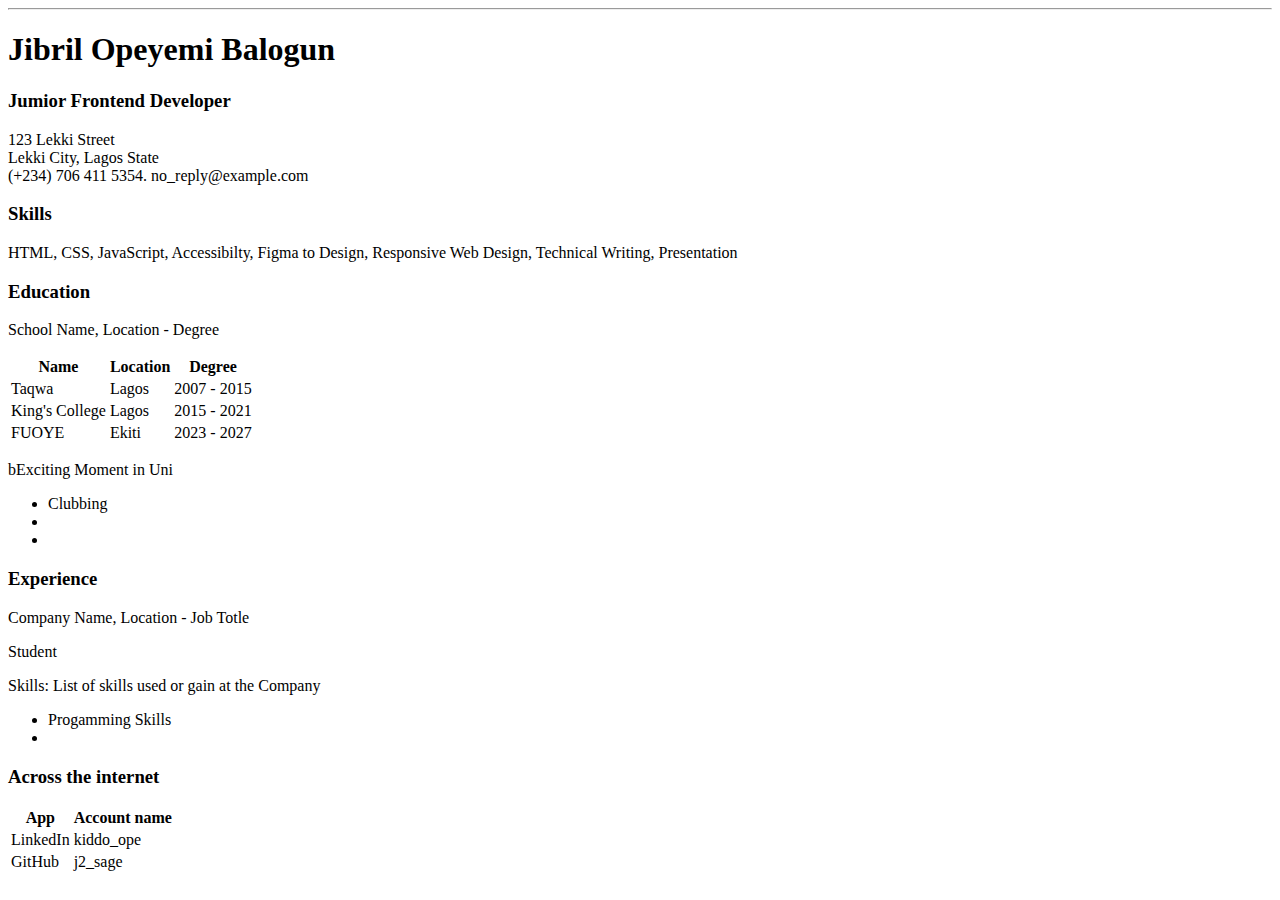
<file: Front-end Projects/01-Single-Page CV/index.html>
<!DOCTYPE html>
<html lang="en">
<head>
  <meta charset="UTF-8">
  <meta name="viewport" content="width=device-width, initial-scale=1.0">
  <title>Sage  -- Frontend Dev</title>
  <!-- SEO Meta Tags -->
  <meta name="description" content="Single-Page CV of Sage, a Frontend Dev">
  <meta name="keywords" content="HTML, CSS, JavaScript, Resume, Web Development, Frontend Developer">
  <meta name="author" content="Leo Sage">
  <!-- Open Graph Meta Tags -->
  <meta property="og:title" content="Sage  -- Frontend Dev">
  <meta property="og:description" content="Single-Page CV of Sage, a Frontend Dev">
  <meta property="og:type" content="website">
</head>
<body>
  <hr class="first">
  <header>
    <h1>Jibril Opeyemi Balogun</h1>
    <h3>Jumior Frontend Developer</h3>

    <p>
      123 Lekki Street <br> 
      Lekki City, Lagos State <br>
      (+234) 706 411 5354.
      no_reply@example.com
    </p>
  </header>

  <main>
    <section class="skills">
      <h3 class="section-title">Skills</h3>
      <p>HTML, CSS, JavaScript, Accessibilty, Figma to Design, Responsive Web Design, Technical Writing, Presentation</p>
    </section>
  
    <section class="education">
      <h3 class="section-title">Education</h3>
      <p>School Name, Location - Degree</p>
      <table>
        <thead>
          <th>Name</th>
          <th>Location</th>
          <th>Degree</th>
        </thead>
        <tbody>
          <td>Taqwa</td>
          <td>Lagos</td>
          <td>2007 - 2015</td>
        </tbody>
        <tbody>
          <td>King's College</td>
          <td>Lagos</td>
          <td>2015 - 2021</td>
        </tbody>
        <tbody>
          <td>FUOYE</td>
          <td>Ekiti</td>
          <td>2023 - 2027</td>
        </tbody>
      </table>
  
      <p>bExciting Moment in Uni</p>
      <Ul>
        <li>Clubbing</li>
        <li></li>
        <li></li>
      </Ul>
    </section>
    
    <section class="experience">
      <h3 class="section-title">Experience</h3>
      <p>Company Name, Location - Job Totle</p>
      <p>Student</p>
  
      <p>Skills: List of skills used or gain at the Company</p>
      <ul>
        <li>Progamming Skills</li>
        <li></li>
      </ul>
    </section>
  
    <section class="internet">
      <h3 class="section-title">Across the internet</h3>
      <table>
        <thead>
          <th>App</th>
          <th>Account name</th>
        </thead>
        <tbody>
          <td>LinkedIn</td>
          <td>kiddo_ope</td>
        </tbody>
        <tbody>
          <td>GitHub</td>
          <td>j2_sage</td>
        </tbody>
      </table>
    </section>
  </main>
 
</body>
</html>
</file>
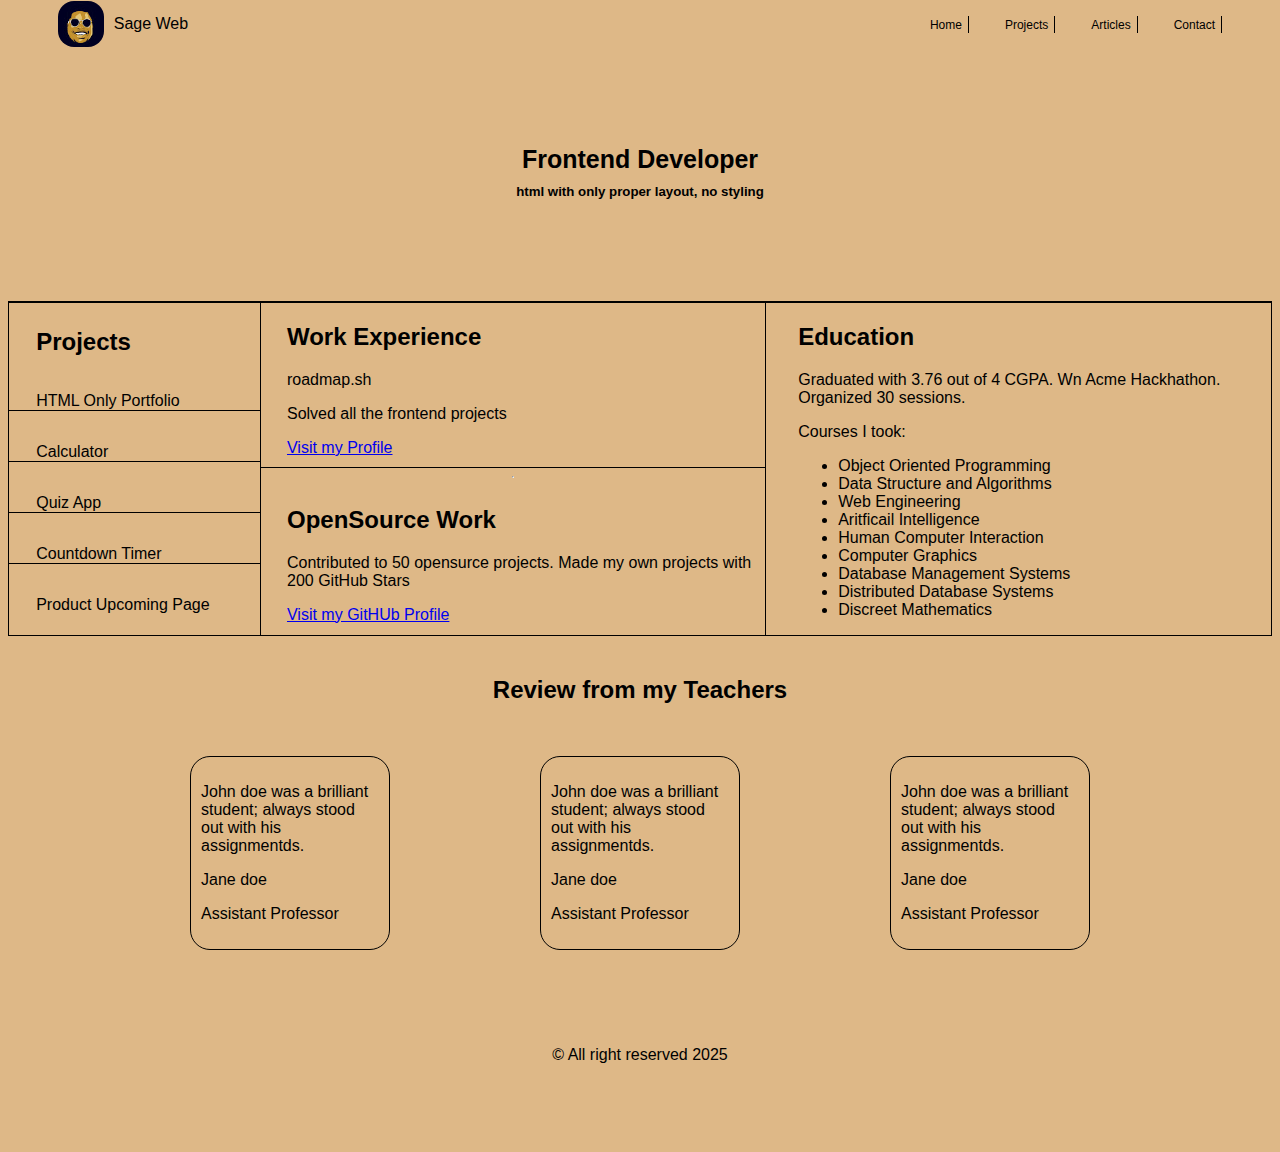
<file: Front-end Projects/03-personal-portfolio/index.html>
<!DOCTYPE html>
<html lang="en">
<head>
  <meta charset="UTF-8">
  <meta name="viewport" content="width=device-width, initial-scale=1.0">
  <title>Basic HTML Website</title>
  <link rel="stylesheet" href="index.css">
  <!-- SEO Meta Tags -->
  <meta name="description" content="Basic HTML Website of a Frontend Dev">
  <meta name="keywords" content="HTML, CSS, JavaScript, Resume, Web Development, Frontend Developer">
  <meta name="author" content="Leo Sage">
  <!-- Open Graph Meta Tags -->
  <meta property="og:title" content="Sage  -- Frontend Dev">
  <meta property="og:description" content="Basic HTML Website of a Frontend Dev">
  <meta property="og:type" content="website">
</head>
<body>
  
  <header class="navigation">
    <nav class="left-section">
      <img src="../img/profile3.jpg" class="logo" alt="website logo">
      <p class="website-name">Sage Web</p>
    </nav>

    <nav class="right-section">
      <button><a href="#">Home</a></button>
      <button><a href="#">Projects</a></button>
      <button><a href="#">Articles</a></button>
      <button><a href="#">Contact</a></button>
    </nav>
    
  </header>

  <main class="container">

    <section class="main-display">
      <h1>Frontend Developer</h1>
      <h5>html with only proper layout, no styling</h5>
    </section>

    <section class="grid">

      <section class="projects">

        <h2>Projects</h2>
        <p>HTML Only Portfolio</p>
        <p>Calculator</p>
        <p>Quiz App</p>
        <p>Countdown Timer</p>
        <p>Product Upcoming Page</p>
  
      </section>
  
      <section class="work">
  
        <div class="xperience">
          <h2>Work Experience</h2>
          <p>roadmap.sh</p>
          <p>Solved all the frontend projects</p>
          <a href="#">Visit my Profile</a>
        </div>
        <hr>
        
        <div class="opensource">
          <h2>OpenSource Work</h2>
          <p>Contributed to 50 opensurce projects. Made my own projects with 200 GitHub Stars</p>
          <a href="#">Visit my GitHUb Profile</a>
        </div>
  
      </section>
  
      <section class="Education">
        <h2>Education</h2>
        <p>Graduated with 3.76 out of 4 CGPA. Wn Acme Hackhathon. Organized 30 sessions.</p>
  
        <p>Courses I took:</p>
        <ul>
          <li>Object Oriented Programming</li>
          <li>Data Structure and Algorithms</uli>
          <li> Web Engineering</li>
          <li>Aritficail Intelligence</li>
          <li>Human Computer Interaction</li>
          <li>Computer Graphics</li>
          <li>Database Management Systems</li>
          <li>Distributed Database Systems</li>
          <li>Discreet Mathematics</li>
        </ul>
        
      </section>

    </section>
    

  </main>

  <aside class="review">
    <h2>Review from my Teachers</h2>
    <div class="comment">
      <div>
        <p>John doe was a brilliant student; always stood out with his assignmentds.</p>
        <p>Jane doe</p>
        <p>Assistant Professor</p>
      </div>
  
      <div>
        <p>John doe was a brilliant student; always stood out with his assignmentds.</p>
        <p>Jane doe</p>
        <p>Assistant Professor</p>
      </div>
  
      <div>
        <p>John doe was a brilliant student; always stood out with his assignmentds.</p>
        <p>Jane doe</p>
        <p>Assistant Professor</p>
      </div>
    </div>
  </aside>

  <footer> &copy; All right reserved 2025</footer>

</body>
</html>
</file>
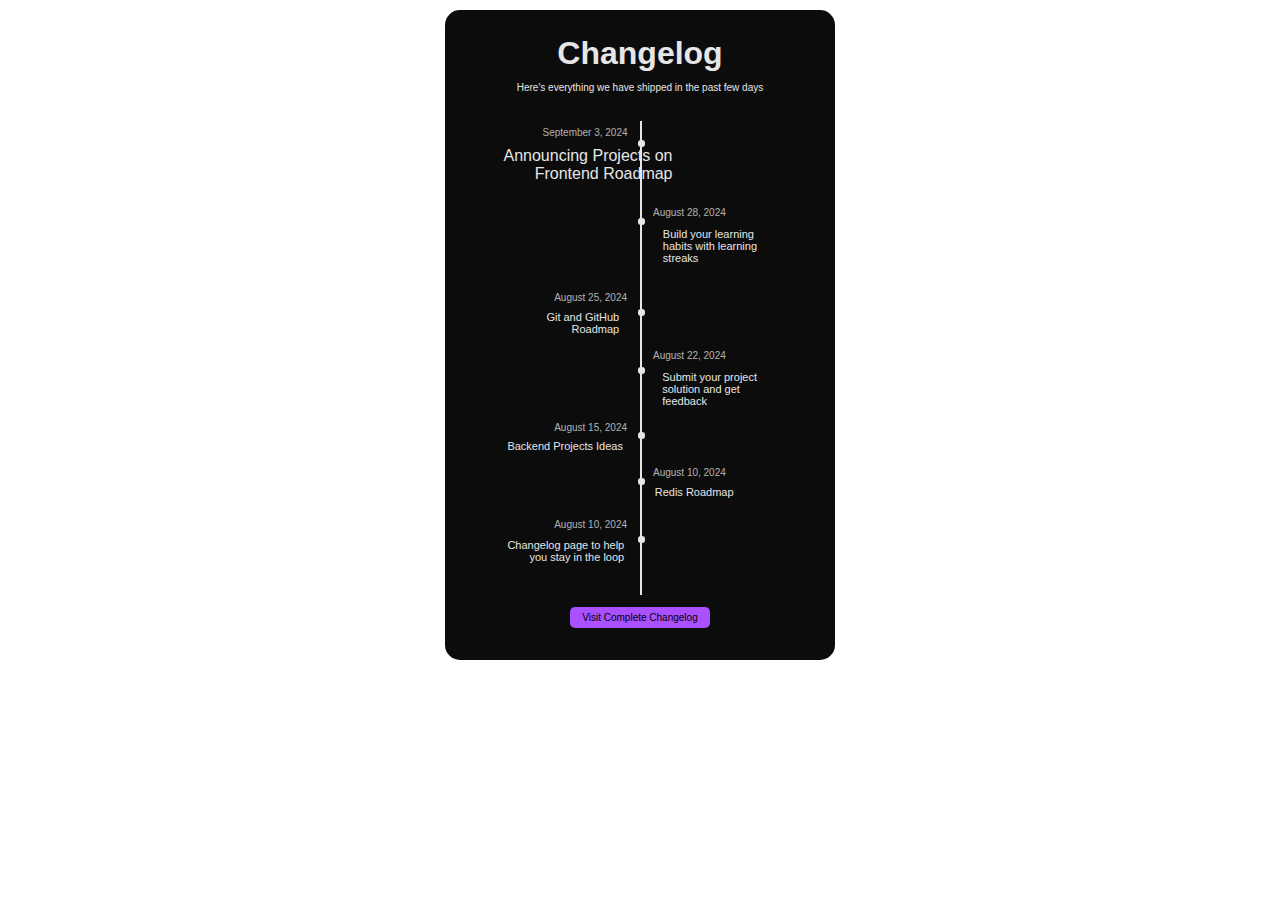
<file: Front-end Projects/04-changelog-component/index.html>
<!DOCTYPE html>
<html lang="en">
<head>
  <meta charset="UTF-8">
  <meta name="viewport" content="width=device-width, initial-scale=1.0">
  <title>Changelog Component</title>
  <link rel="stylesheet" href="index.css">
</head>
<body>
  <div class="container">
    <h1 class="title">Changelog</h1>
    <p class="description">Here's everything we have shipped in the past few days</p>
    <div class="vertical-line"></div>
    <p class="day-one">September 3, 2024</p>
    <p class="first-task">Announcing Projects on <br> Frontend Roadmap</p>
    <div class="dot1"></div>
    
    <p class="day-two">August 28, 2024</p>
    <p class="second-task">Build your learning <br> habits with learning <br> streaks</p>
    <div class="dot2"></div>

    <p class="day-three">August 25, 2024</p>
    <p class="third-task">Git and GitHub <br> Roadmap</p>
    <div class="dot3"></div>

    <p class="day-four">August 22, 2024</p>
    <p class="fourth-task">Submit your project <br> solution and get <br> feedback</p>
    <div class="dot4"></div>

    <p class="day-five">August 15, 2024</p>
    <p class="fifth-task">Backend Projects Ideas</p>
    <div class="dot5"></div>

    <p class="day-six">August 10, 2024</p>
    <p class="sixth-task">Redis Roadmap</p>
    <div class="dot6"></div>

    <p class="day-seven">August 10, 2024</p>
    <p class="seventh-task">Changelog page to help <br> you stay in the loop</p>
    <div class="dot7"></div>

    <button>Visit Complete Changelog</button>
  </div>
</body>
</html>
</file>
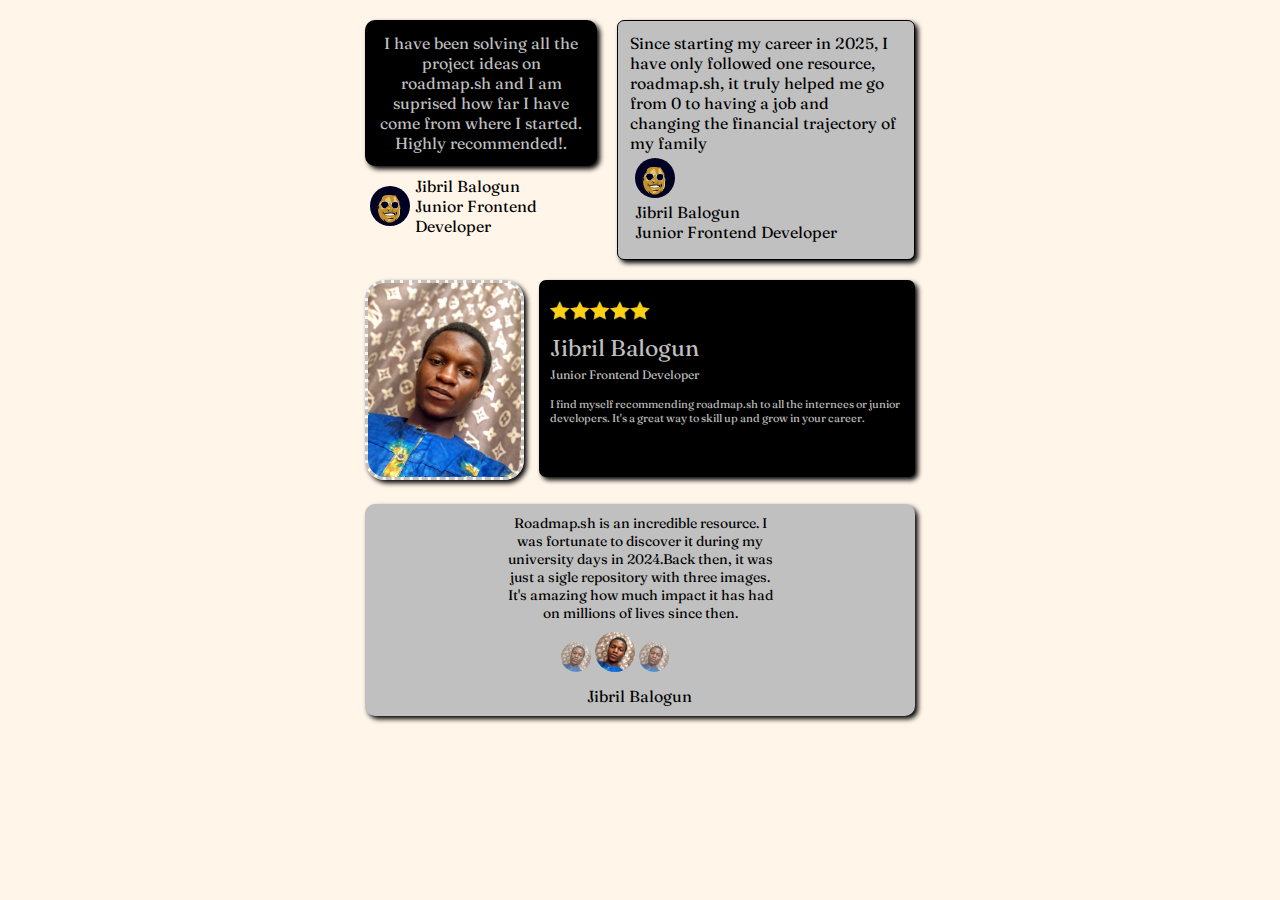
<file: Front-end Projects/05-testimonial-cards/index.html>
<!DOCTYPE html>
<html lang="en">
<head>
  <meta charset="UTF-8">
  <meta name="viewport" content="width=device-width, initial-scale=1.0">
  <title>Testimonial Cards</title>
  <link rel="stylesheet" href="index.css">
  <link rel="preconnect" href="https://fonts.googleapis.com">
  <link rel="preconnect" href="https://fonts.gstatic.com" crossorigin>
  <link href="https://fonts.googleapis.com/css2?family=Fraunces:ital,opsz,wght@0,9..144,100..900;1,9..144,100..900&family=Montserrat:wght@100..900&family=Quintessential&display=swap" rel="stylesheet">
</head>
<body>
  <section class="container">
    <div class="item1">
     <div class="testimonial-1">
        <div class="speech-bubble">
          <p>
            I have been solving all the project ideas on roadmap.sh and I am suprised how far I have come from where I started. <br> Highly recommended!.
          </p>
        </div>
        <div class="profile">
          <img src="/Front-end Projects/img/profile3.jpg" class="profile-picture" alt="profile-picture">
          <div class="profile-details">
            <p>Jibril Balogun</p>
            <p>Junior Frontend Developer</p>
          </div>
        </div>
     </div>
    </div>

    <div class="item2">
      <div class="testimonial-2">
        <div class="speech-bubble2">
          <p>
            Since starting my career in 2025, I have only followed one resource, roadmap.sh, it truly helped me go from 0 to having a job and changing the financial trajectory of my family
          </p>
        </div>
        <div class="profile2">
          <img src="/Front-end Projects/img/profile3.jpg" class="profile-picture" alt="profile-picture">
          <div class="profile-details">
            <p>Jibril Balogun</p>
            <p>Junior Frontend Developer</p>
          </div>
        </div>
      </div>
    </div>

    <div class="item3">
      <img src="/Front-end Projects/img/myPicture.jpg" class="bigPicture" alt="Picture of myself">
    </div>

    <div class="item4">
      <div class="testimonial-3">
        <div class="profile-details">
          <img src="/Front-end Projects/img/Five_Star_Rating.png" class="five-stars" alt="five-stars-image">
          <p class="name">Jibril Balogun</p>
          <p class="rep">Junior Frontend Developer</p>
        </div>
        <div class="speech-bubble3">
          <p>
            I find myself recommending roadmap.sh to all the internees or junior developers. It's a great way to skill up and grow in your career.
          </p>
        </div>
      </div>
    </div>

    <div class="item5">
      <div class="testimonial-4">
        <div class="speech-bubble4">
          <p>
            Roadmap.sh is an incredible resource. I was fortunate to discover it during my university days in 2024.Back then, it was just a sigle repository with three images. It's amazing how much impact it has had on millions of lives since then.
          </p>
        </div>
        <div class="images">
          <img src="/Front-end Projects/img/myPicture.jpg" class="profile-picture2" alt="profile-picture2">
          <img src="/Front-end Projects/img/myPicture.jpg" class="profile-picture1" alt="profile-picture1">
          <img src="/Front-end Projects/img/myPicture.jpg" class="profile-picture3" alt="profile-picture3">
        </div>
        <div >
          <p class="end">Jibril Balogun</p>
        </div>
      </div>
    </div>
  </section>
</body>
</html>
</file>
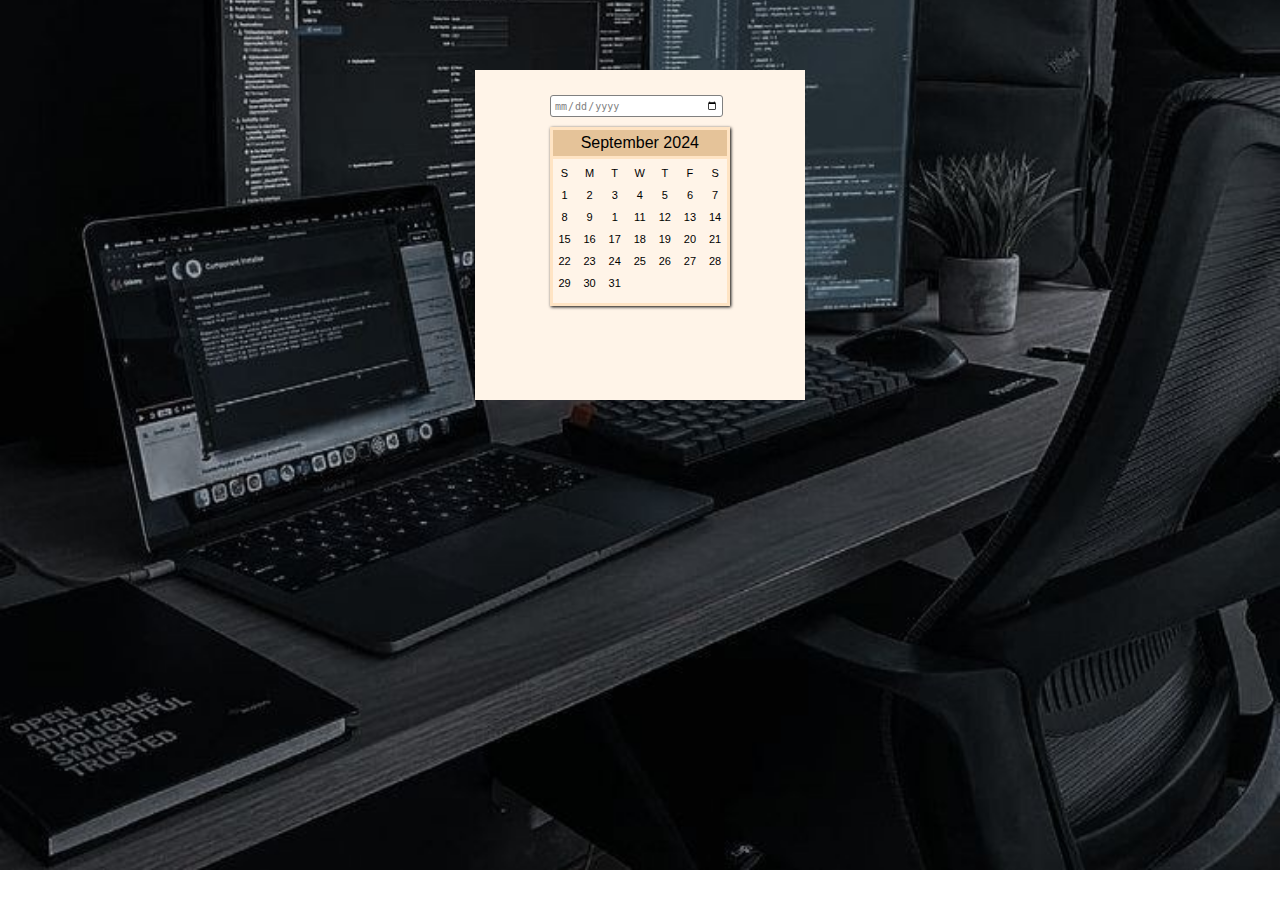
<file: Front-end Projects/06-date-picker/index.html>
<!DOCTYPE html>
<html lang="en">
<head>
  <meta charset="UTF-8">
  <meta name="viewport" content="width=device-width, initial-scale=1.0">
  <title>Date-Picker</title>
  <link rel="stylesheet" href="index.css">
  <!-- SEO Meta Tags -->
   <meta name="description" content="Date-Picker">
   <meta name="keywords" content="Date, Year">
   <meta name="author" content="Sage">
</head>
<body>
  <div class="box">
    <div class="container">
      <p>
        <input class="date-box" type="date">
      </p>

      <div class="shadow">
        <div class="date-header">September 2024</div>
        <div class="date-body">
          <div class="line">
            <span>S</span> <span>M</span> <span>T</span> <span>W</span> <span>T</span> <span>F</span> <span>S</span>
          </div>
          <div class="line">
            <span>1</span> <span>2</span> <span>3</span> <span>4</span> <span>5</span> <span>6</span> <span>7</span>
          </div>
          <div class="line">
            <span>8</span> <span>9</span> <span>1</span> <span>11</span> <span>12</span> <span>13</span> <span>14</span>
          </div>
          <div class="line">
            <span>15</span> <span>16</span> <span>17</span> <span>18</span> <span>19</span> <span>20</span> <span>21</span>
          </div>
          <div class="line">
            <span>22</span> <span>23</span> <span>24</span> <span>25</span> <span>26</span> <span>27</span> <span>28</span>
          </div>
          <div class="line">
            <span>29</span> <span>30</span> <span>31</span> <span></span> <span></span> <span></span> <span></span>
          </div>
        </div>
      </div>
    </div>
  </div>
</body>
</html>
</file>
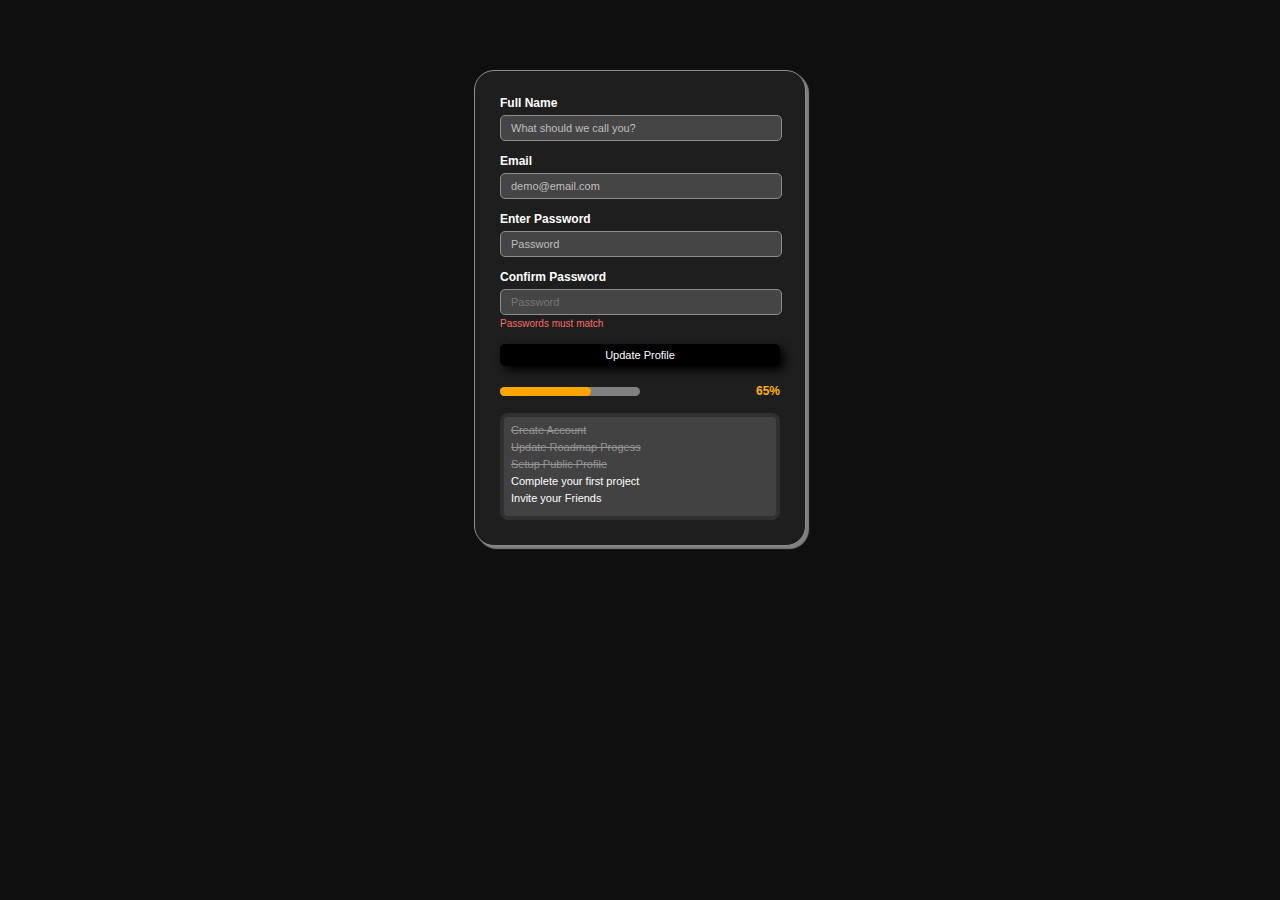
<file: Front-end Projects/07-accesible-form/index.html>
<!DOCTYPE html>
<html lang="en">
<head>
  <meta charset="UTF-8">
  <meta name="viewport" content="width=device-width, initial-scale=1.0">
  <meta name="description" content="Accesible Form using HTML & CSS">
  <meta name="author" content="Sage">
  <title>Accesible Form</title>
  <link rel="stylesheet" href="index.css">
</head>
<body>
  <form action="" method="get">
    <label for="Name">Full Name</label>
    <input type="text" name="name" class="name" placeholder="What should we call you?" aria-required="true">
    <p></p>

    <label for="Email" aria-describedby="Email">Email</label>
    <input type="email" name="email" class="email" placeholder="demo@email.com" aria-required="true">
    <p></p>

    <label for="Password">Enter Password</label>
    <input type="password" class="password" placeholder="Password" aria-required="true">
    <p></p>

    <label for="Password confirmation">Confirm Password</label>
    <input type="password" name="password" class="password1" placeholder="Password" required aria-required="true">
    <p class="password-warning">Passwords must match</p>

    <button>Update Profile</button>

    <div class="progress">
      <progress value="65" max="100">65%</progress>
      <p class="percent">65%</p>
    </div>

    <div class="index">
      <p class="one">Create Account</p>
      <p class="one">Update Roadmap Progess</p>
      <p class="one">Setup Public Profile</p>
      <p class="two">Complete your first project</p>
      <p class="two">Invite your Friends</p>
    </div>
  </form>
</body>
</html>
</file>
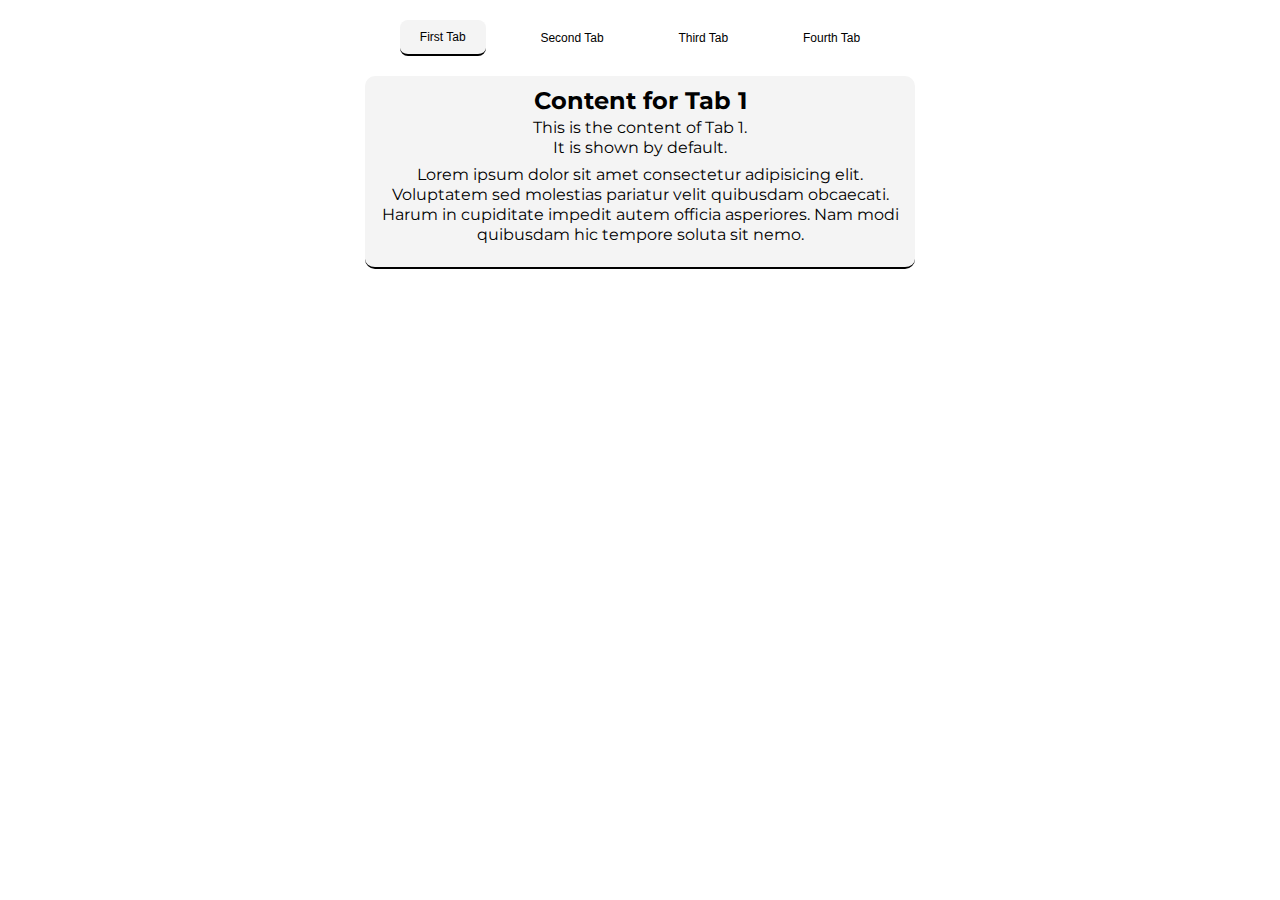
<file: Front-end Projects/10-tabs/index.html>
<!DOCTYPE html>
<html lang="en">
<head>
  <meta charset="UTF-8">
  <meta name="viewport" content="width=device-width, initial-scale=1.0">
  <title>Tabs</title>
  <link rel="stylesheet" href="index.css">
  <link rel="preconnect" href="https://fonts.googleapis.com">
  <link rel="preconnect" href="https://fonts.gstatic.com" crossorigin>
  <link href="https://fonts.googleapis.com/css2?family=Fraunces:ital,opsz,wght@0,9..144,100..900;1,9..144,100..900&family=Montserrat:wght@100..900&family=Quintessential&family=Roboto:ital,wght@0,100..900;1,100..900&display=swap" rel="stylesheet">
</head>
<body>
  <main class="tab">
    <div class="tab-links">
      <button class="tab-link active" data-tab="tab1">First Tab</button>
      <button class="tab-link" data-tab="tab2">Second Tab</button>
      <button class="tab-link" data-tab="tab3">Third Tab</button>
      <button class="tab-link" data-tab="tab4">Fourth Tab</button>
    </div>
    <div class="tabs-content">
      <div class="tab-content active" id="tab1">
        <h2>Content for Tab 1</h2>
        <p>This is the content of Tab 1. <br> It is shown by default.</p>
        <p>
          Lorem ipsum dolor sit amet consectetur adipisicing elit. Voluptatem sed molestias pariatur velit quibusdam obcaecati. Harum in cupiditate impedit autem officia asperiores. Nam modi quibusdam hic tempore soluta sit nemo.
        </p>
      </div>

      <div class="tab-content" id="tab2">
        <h2>Content for Tab 2</h2>
        <p>This is the content of Tab 2.</p>
        <p>
          Lorem ipsum dolor sit amet consectetur adipisicing elit. Voluptatem sed molestias pariatur velit quibusdam obcaecati. Harum in cupiditate impedit autem officia asperiores. Nam modi quibusdam hic tempore soluta sit nemo.
        </p>
      </div>
      <div class="tab-content" id="tab3">
        <h2>Content for Tab 3</h2>
        <p>This is the content of Tab 3.</p>
        <p>
          Lorem ipsum dolor sit amet consectetur adipisicing elit. Voluptatem sed molestias pariatur velit quibusdam obcaecati. Harum in cupiditate impedit autem officia asperiores. Nam modi quibusdam hic tempore soluta sit nemo.
        </p>
      </div>
      <div class="tab-content" id="tab4">
        <h2>Content for Tab 4</h2>
        <p>This is the content of Tab 4.</p>
        <p>
          Lorem ipsum dolor sit amet consectetur adipisicing elit. Voluptatem sed molestias pariatur velit quibusdam obcaecati. Harum in cupiditate impedit autem officia asperiores. Nam modi quibusdam hic tempore soluta sit nemo.
        </p>
      </div>
    </div>
    
  </main>

  <script src="index.js"></script>
</body>
</html>
</file>
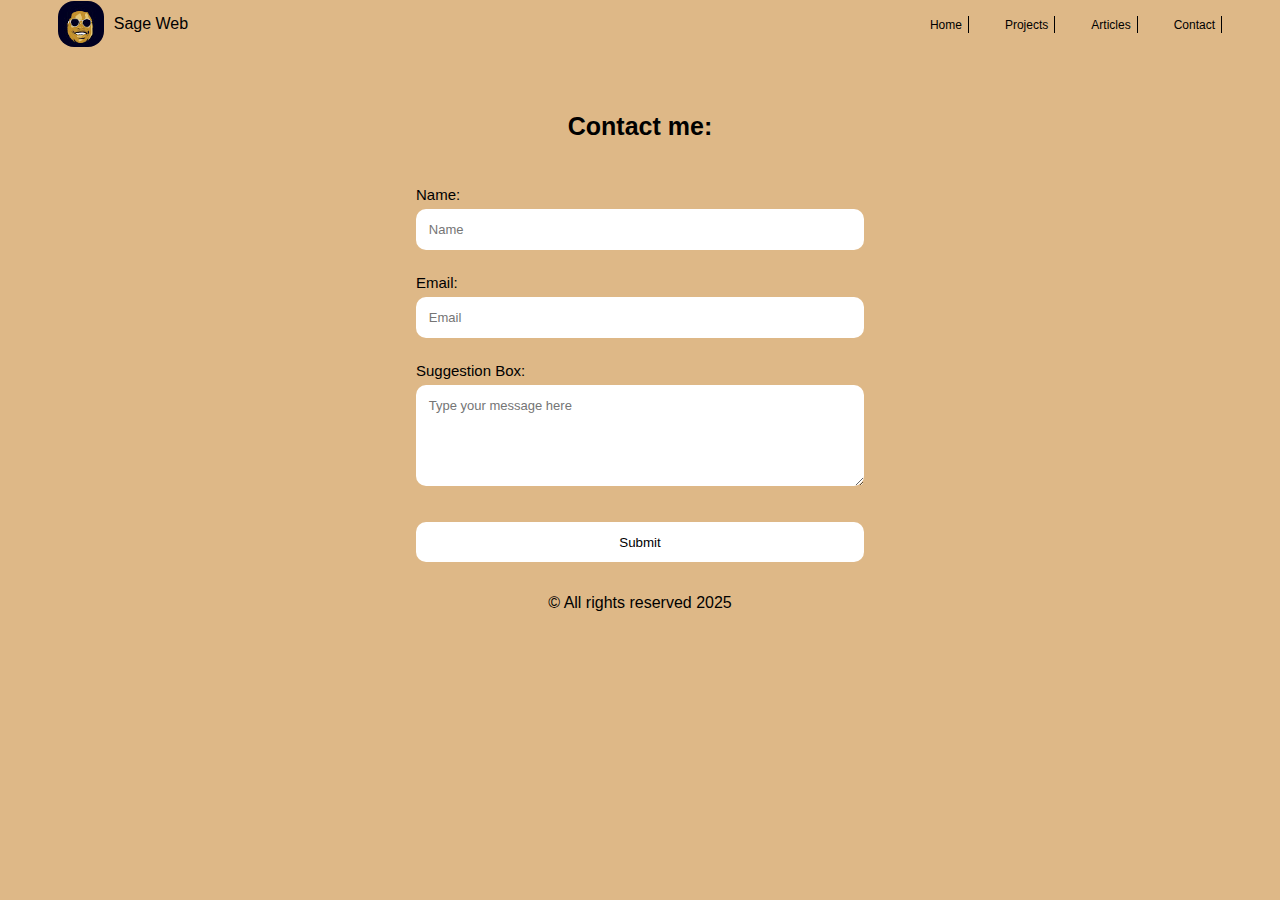
<file: Front-end Projects/03-personal-portfolio/contact.html>
<!DOCTYPE html>
<html lang="en">
<head>
  <meta charset="UTF-8">
  <meta name="viewport" content="width=device-width, initial-scale=1.0">
  <title>Contact Page</title>
  <link rel="stylesheet" href="index.css">
  <!-- SEO Meta Tags -->
  <meta name="description" content="Contact">
  <meta name="keywords" content="HTML, CSS, JavaScript, Resume, Web Development, Frontend Developer">
  <meta name="author" content="Leo Sage">
  <!-- Open Graph Meta Tags -->
  <meta property="og:title" content="Sage  -- Frontend Dev">
  <meta property="og:description" content="Contact">
  <meta property="og:type" content="website">
</head>
<body>
  
  <header class="navigation">
    <nav class="left-section">
      <img src="../img/profile3.jpg" class="logo" alt="website logo">
      <p class="website-name">Sage Web</p>
    </nav>

    <nav class="right-section">
      <button><a href="#">Home</a></button>
      <button><a href="#">Projects</a></button>
      <button><a href="#">Articles</a></button>
      <button><a href="#">Contact</a></button>
    </nav>
    
  </header>

  <main class="grid-container">

    <h2>Contact me:</h2>
    <form action="submit_form.php" method="post">

      <label for="name">Name:</label>
      <input type="text" class="name" name="name" placeholder="Name" required><br>

      <label for="email">Email:</label>
      <input type="email" class="email" name="email" placeholder="Email" required><br>

      <label for="message">Suggestion Box:</label>
      <textarea name="message" id="message" class="message" rows="5" placeholder="Type your message here" required></textarea>

      <button class="submit-bttn">Submit</button>
    </form>

  
    
  </main>

  <footer> &copy; All rights reserved 2025</footer>

</body>
</html>
</file>
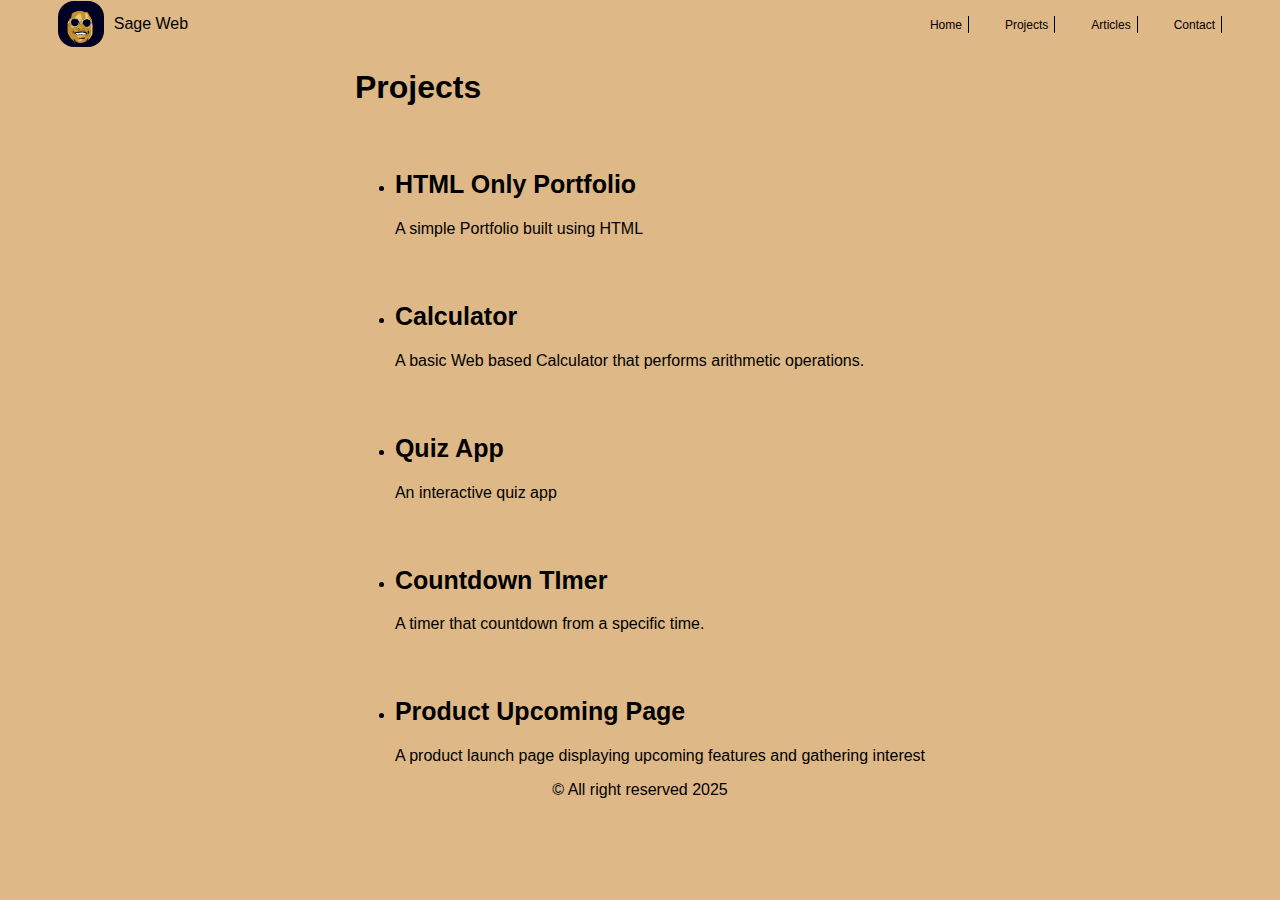
<file: Front-end Projects/03-personal-portfolio/projects.html>
<!DOCTYPE html>
<html lang="en">
<head>
  <meta charset="UTF-8">
  <meta name="viewport" content="width=device-width, initial-scale=1.0">
  <title>Basic HTML Website</title>
  <link rel="stylesheet" href="index.css">
  <!-- SEO Meta Tags -->
  <meta name="description" content="Project of a Frontend Dev">
  <meta name="keywords" content="HTML, CSS, JavaScript, Resume, Web Development, Frontend Developer">
  <meta name="author" content="Leo Sage">
  <!-- Open Graph Meta Tags -->
  <meta property="og:title" content="Sage  -- Frontend Dev">
  <meta property="og:description" content="Project of a Frontend Dev">
  <meta property="og:type" content="projects">
</head>
<body>
  
  <header class="navigation">
    <nav class="left-section">
      <img src="../img/profile3.jpg" class="logo" alt="website logo">
      <p class="website-name">Sage Web</p>
    </nav>

    <nav class="right-section">
      <button><a href="#">Home</a></button>
      <button><a href="#">Projects</a></button>
      <button><a href="#">Articles</a></button>
      <button><a href="#">Contact</a></button>
    </nav>
    
  </header>

  <main class="grid-container">

    <section>

      <h1>Projects</h1>

      <ul>
        <li>
          <h2>HTML Only Portfolio</h2>
          <p>A simple Portfolio built using HTML</p>
        </li>
        <li>
          <h2>Calculator</h2>
          <p>A basic Web based Calculator that performs arithmetic operations.</p>
        </li>
        <li>
          <h2>Quiz App</h2>
          <p>An interactive quiz app</p>
        </li>
        <li>
          <h2>Countdown TImer </h2>
          <p>A timer that countdown from a specific time.</p>
        </li>
        <li>
          <h2>Product Upcoming Page</h2>
          <p>A product launch page displaying upcoming features and gathering interest </p>
        </li>
      </ul>
    </section>
    
  </main>

  <footer> &copy; All right reserved 2025</footer>

</body>
</html>
</file>
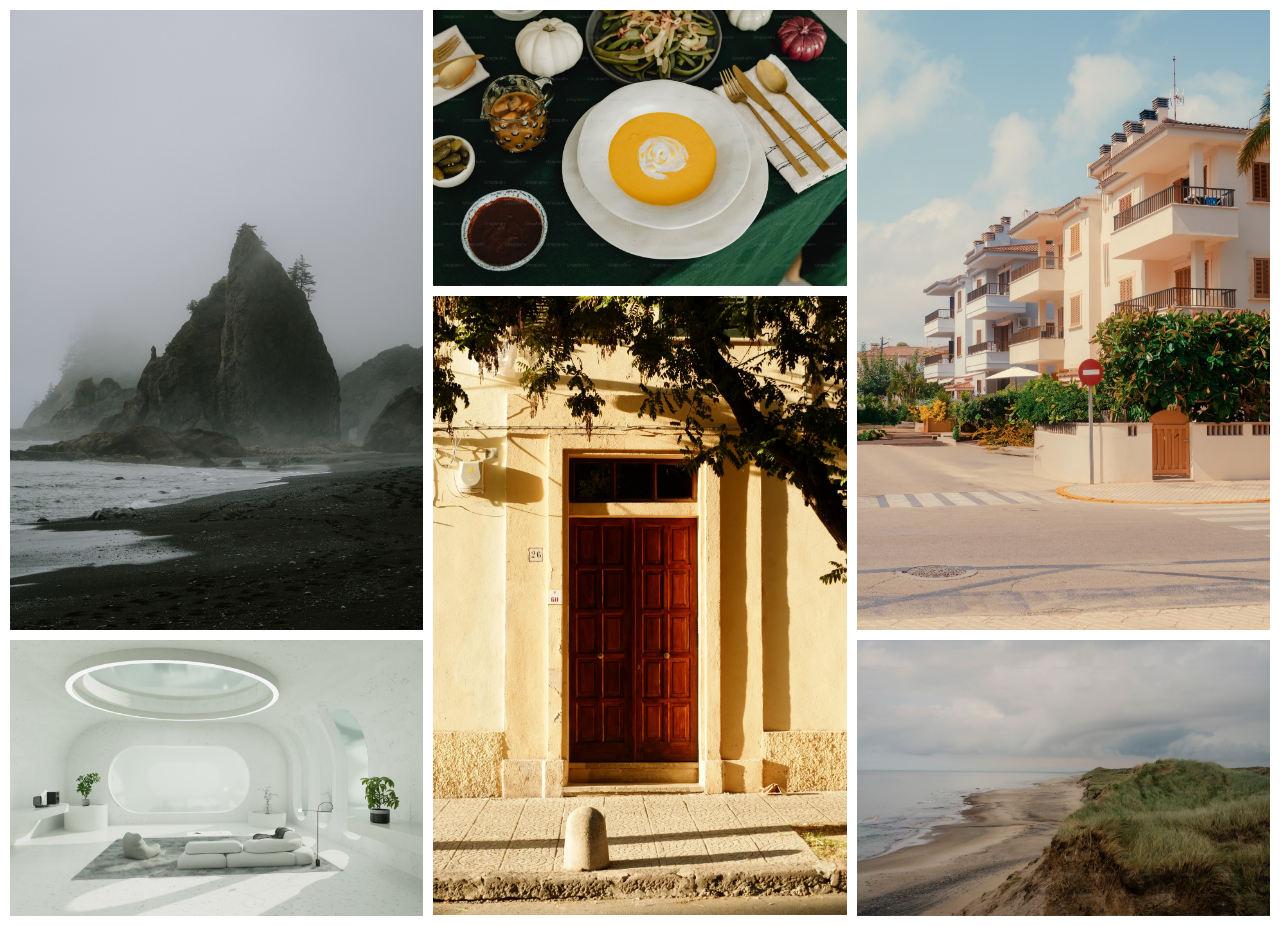
<file: Front-end Projects/08-image-grid-layout/index..html>
<!DOCTYPE html>
<html lang="en">
<head>
  <meta charset="UTF-8">
  <meta name="viewport" content="width=device-width, initial-scale=1.0">
  <title>Image - Grid - Layout</title>
  <link rel="stylesheet" href="index.css">
</head>
<body>
  <div class="image-container">
    <img src="/Front-end Projects/img/photo-1.avif" class="image1" alt="image-1">
    <img src="/Front-end Projects/img/photo-2.avif" class="image2" alt="image-2">
    <img src="/Front-end Projects/img/photo-3.avif" class="image3" alt="image-3">
    <img src="/Front-end Projects/img/photo-4.avif" class="image4" alt="image-4">
    <img src="/Front-end Projects/img/photo-5.avif" class="image5" alt="image-5">
    <img src="/Front-end Projects/img/photo-6.avif" class="image6" alt="image-6">
  </div>
</body>
</html>
</file>
<file: Front-end Projects/03-personal-portfolio/index.css>
/* index styling */
*{
  box-sizing: border-box;
  /* margin: 0;
  padding: 0; */
  font-family: 'Trebuchet MS', 'Lucida Sans Unicode', 'Lucida Grande', 'Lucida Sans', Arial, sans-serif;
  background-color: burlywood;
}
body{
  padding-bottom: 5rem;
}
header{
  display: flex;
  flex-direction: row;
  justify-content: space-between;
  /* border-bottom: 1px solid black; */
  align-items: center;
  padding-bottom: 0.5rem;
  height: 40px;
}
.left-section{
  display: flex;
  flex-direction: row;
  align-items: center;
  margin-left: 50px;
  gap: 10px;
  cursor: pointer;
}
.logo{
  width: 30%;
  border-radius: 1rem;
}
.logo:hover{
  cursor: pointer;
  width: 35%;
}
.right-section{
  display: flex;
  flex-direction: row;
  justify-content: space-between;
  gap: 30px;
  margin-right: 50px;
}
.right-section button{
  border: none;
  border-right: 1px solid black;
  background-color: burlywood;
  
}
.right-section a{
  text-decoration: none;
  font-size: 12px;
  color: black;
}

.main-display{
  display: flex;
  flex-direction: column;
  align-items: center;
  margin-top: 80px;
  padding-bottom: 80px;
  border-bottom: 1px solid black;
}
.main-display h1{
  font-size: 25px;
  margin-bottom: 0;
}
.main-display h5{
  margin-top: 10px;
}
.grid{
  display: grid;
  grid-template-columns: 1fr 2fr 2fr;
  border: 1px solid black;
}
.projects{
  display: flex;
  flex-direction: column;
  justify-content: center;
  border-right: 1px solid black;
}
.projects h2{
  padding-left: 1.7rem;
}
.projects p{
  border-bottom: 1px solid black;
  padding-left: 1.7rem;
}
.projects p:nth-last-child(1){
  border: none
}
.work{
  display: flex;
  flex-direction: column;
  border-right: 1px solid black;
}
.xperience{
  border-bottom: 1px solid black;
  padding-bottom: 10px;
}
.xperience h2,
.xperience p,
.xperience a{
  padding-left: 1.6rem;
}
.opensource h2,
.opensource p,
.opensource a{
  padding-left: 1.6rem;
}
.Education{
  padding-left: 2rem;
}
.review{
  margin-top: 2.5rem;
  margin-bottom: 4rem;
}
.review h2{
  text-align: center;
}
.comment{
  display: grid;
  grid-template-columns: repeat(3, 200px);
  /* gap: 4rem; */
  padding: 2rem;
  justify-content: space-evenly;
}
.comment div{
  border: 1px solid black;
  padding: 10px;
  border-radius: 20px;
}
footer{
  text-align: center;
}

/* contact styling */
.grid-container{
  display: flex;
  flex-direction: column;
  align-items: center;
  width: 100%;
}
.grid-container h2{
  font-size: 25px;
  margin-top: 4rem;
}
form label{
  display: block;
  font-size: 15px;
  margin-top: 1.5rem;
  margin-bottom: .4rem;
}
form input,
form .message{
  width: 35vw;
  border: none;
  background-color: white;
  padding: .8rem;
  font-size: 13px;
  border-radius: 10px;
  color: gray;
}
.submit-bttn{
  display: block;
  width: 35vw;
  border: none;
  background-color: white;
  border-radius: 10px;
  margin: 2rem auto;
  padding: .8rem;
}

/* index & contact page mini screen styling */
@media (max-width: 650px) {
  header{
    display: flex;
    flex-direction: column;
    gap: 3rem;
    justify-content: center;
    align-items: center;
    padding-bottom: 0.5rem;
    height: 100px;
    margin-top: 50px;
  }
  .left-section{
    flex-direction: column;
    margin-left: 0;
  }
  .right-section{
    margin-right: 0;
  }
  .right-section button{
    border: none
  }
  .logo{
    width: 60%;
    border-radius: 1rem;
  }
  .logo:hover{
    cursor: pointer;
    width: 90%;
  }
  .grid{
    display: flex;
    flex-direction: column;
    text-align: center;
    justify-content: center;
    /* border: none; */
  }
  .projects{
    border-right: none;
    padding-bottom:  .5rem;
  }
  .projects h2{
    border-bottom: 1px solid black;
    padding-bottom: .5rem;
  }
  .projects p{
    padding-bottom: 1rem;
    margin-top: 0;
  }
  .projects p:nth-last-child(1){
    border-bottom: 1px solid black;
  }
  .work{
    border-right: none;
    border-bottom: 1px solid black;
    padding-bottom: 3rem;
  }
  .xperience{
    padding-bottom: 3rem;
  }
  .work{
    text-align: left;
  }
  .work h2{
    text-align: center;
  }
  .Education{
    text-align: left;
  }
  .comment{
    display: flex;
    flex-direction: column;
    gap: 2rem;
    align-items: center;
  }
  .comment div{
    width: 80%;
  }

  /* contact page mini screen styling */

  form input,
  form .message{
    width: 50vw;
  }
}
</file>
<file: Front-end Projects/04-changelog-component/index.css>
*{
  margin: 0;
  padding: 0;
}
.container{
  background-color: rgba(0, 0, 0, 0.952);
  color: rgb(230, 230, 230);
  width: 350px;
  height: 600px;
  margin: 10px auto;
  border-radius: 15px;
  padding: 25px 20px;
  font-family: 'Trebuchet MS', 'Lucida Sans Unicode', 'Lucida Grande', 'Lucida Sans', Arial, sans-serif;
  position: relative;
}
h1{
  text-align: center;
  margin-bottom: 10px;
}
.description{
  text-align: center;
  margin-bottom: 20px;
  font-size: 10px;
}
.vertical-line{
  width: 0;
  border: 1px solid rgb(230, 230, 230);
  position: absolute;
  top: 17%;
  bottom: 10%;
  left: 50%;
}
.day-one,
.day-two,
.day-three,
.day-four,
.day-five,
.day-six,
.day-seven{
  font-size: 10px;
  color: rgba(230, 230, 230, 0.761)
}
.day-one{
  position: absolute;
  top: 18%;
  left: 25%;
}
.first-task{
  position: absolute;
  top: 21%;
  left: 15%;
  text-align: right;
}
.dot1{
  width: 7px;
  height: 7px;
  border-radius: 3px;
  background-color: rgb(230, 230, 230);
  position: absolute;
  top: 20%;
  left: 49.5%;
}
.day-two{
  position: absolute;
  bottom: 68%;
  right: 28%;
  text-align: right;
 }
.second-task{
  position: absolute;
  bottom: 61%;
  right: 20%;
  text-align: left;
  font-size: 11px;
}
.dot2{
  width: 7px;
  height: 7px;
  border-radius: 3px;
  background-color: rgb(230, 230, 230);
  position: absolute;
  top: 32%;
  left: 49.5%;
}
.day-three{
  position: absolute;
  bottom: 55%;
  left: 28%;
  text-align: right;
 }
.third-task{
  position: absolute;
  bottom: 50%;
  left: 26%;
  text-align: right;
  font-size: 11px;
}
.dot3{
  width: 7px;
  height: 7px;
  border-radius: 3px;
  background-color: rgb(230, 230, 230);
  position: absolute;
  bottom: 53%;
  left: 49.5%;
}
.day-four{
  position: absolute;
  bottom: 46%;
  right: 28%;
  text-align: right;
 }
.fourth-task{
  position: absolute;
  bottom: 39%;
  right: 20%;
  text-align: left;
  font-size: 11px;
}
.dot4{
  width: 7px;
  height: 7px;
  border-radius: 3px;
  background-color: rgb(230, 230, 230);
  position: absolute;
  bottom: 44%;
  left: 49.5%;
}
.day-five{
  position: absolute;
  bottom: 35%;
  left: 28%;
  text-align: right;
 }
.fifth-task{
  position: absolute;
  bottom: 32%;
  left: 16%;
  text-align: right;
  font-size: 11px;
}
.dot5{
  width: 7px;
  height: 7px;
  border-radius: 3px;
  background-color: rgb(230, 230, 230);
  position: absolute;
  bottom: 34%;
  left: 49.5%;
}
.day-six{
  position: absolute;
  bottom: 28%;
  right: 28%;
  text-align: right;
 }
.sixth-task{
  position: absolute;
  bottom: 25%;
  right: 26%;
  text-align: right;
  font-size: 11px;
}
.dot6{
  width: 7px;
  height: 7px;
  border-radius: 3px;
  background-color: rgb(230, 230, 230);
  position: absolute;
  bottom: 27%;
  left: 49.5%;
}
.day-seven{
  position: absolute;
  bottom: 20%;
  left: 28%;
  text-align: right;
 }
.seventh-task{
  position: absolute;
  bottom: 15%;
  left: 16%;
  text-align: right;
  font-size: 11px;
}
.dot7{
  width: 7px;
  height: 7px;
  border-radius: 3px;
  background-color: rgb(230, 230, 230);
  position: absolute;
  bottom: 18%;
  left: 49.5%;
}
button{
  position: absolute;
  bottom: 5%;
  left: 32%;
  right: 32%;
  white-space: nowrap;
  padding: 5px 10px;
  background-color: rgb(170, 80, 255);
  border: none;
  border-radius: 5px;
  font-size: 10px;
}
</file>
<file: Front-end Projects/05-testimonial-cards/index.css>
*{
  margin: 0;
  padding: 0;
}
body{
  font-family: Fraunces;
  background-color: rgb(255, 245, 233);
}
.item1{grid-area: item1;}
.item2{grid-area: item2;}
.item3{grid-area: item3;}
.item4{grid-area: item4;}
.item5{grid-area: item5;}
.container{
  width: 90%;
  max-width: 550px;
  margin: 20px auto;
  display: grid;
  grid-template-columns: auto auto auto;
  grid-template-areas: 
  "item1 item1 item2 item2"
  "item3 item4 item4 item4"
  "item5 item5 item5 item5";
  gap: 20px;
}
.speech-bubble{
  background-color: black;
  color: silver;
  padding: 13px;
  margin-bottom: 10px;
  border-radius: 10px;
  text-align: center;
  box-shadow: 3px 3px 5px black;
}
.profile{
  margin-left: 5px;
  display: flex;
  gap: 5px;
  align-items: center;
}
.profile-picture{
  width: 40px;
  border-radius: 30px;
}
.testimonial-2{
  border: 1px solid black;
  padding: 12px;
  border-radius: 7px;
  background-color: silver;
  box-shadow: 3px 3px 5px black;
}
.profile2{
  margin: 5px;
}
.bigPicture{
  max-width: 100%;
  border-radius: 20px;
  box-shadow: 3px 3px 5px black;
  border: 3px dashed silver;
}
.testimonial-3{
  background-color: black;
  color: silver;
  padding: 11px;
  border-radius: 7px;
  height: 86%;
  box-shadow: 3px 3px 5px black;
}
.five-stars{
  width: 100px;
  margin-bottom: 10px;
  margin-top: 10px;
}
.name{
  font-size: 23px;
  margin-bottom: 5px;
}
.rep{
  font-size: 12px;
  margin-bottom: 10px;
}
.speech-bubble3 p{
  font-size: 11px;
  margin-top: 15px;
}
.testimonial-4{
  border: 1px solid black;
  padding: 10px;
  background-color: silver;
  border-radius: 10px;
  border: none;
  box-shadow: 3px 3px 5px black;
}
.speech-bubble4{
  max-width: 50%;
  margin: auto;
  text-align: center;
  font-size: 14px;
}
.images{
  max-width: 30%;
  margin: 10px auto;
}
.profile-picture1{
  width: 40px;
  height: 40px;
  object-fit: cover;
  border-radius: 30px;
}
.profile-picture2,
.profile-picture3{
  width: 30px;
  height: 30px;
  object-fit: cover;
  border-radius: 30px;
  opacity: 0.6;
}
.end{
  margin: auto;
  max-width: 20%;
}
</file>
<file: Front-end Projects/06-date-picker/index.css>
*{
  margin: 0;
  padding: 0;
}
body{
  background-image: url(../img/background.jpg);
  background-repeat: no-repeat;
  background-size: cover;
  background-position: center;
  font-family: Arial, Helvetica, sans-serif;
}
.container{
  background-color: rgb(255, 244, 232);
  width: 100%;
  height: 300px;
  max-width: 300px;
  margin: 70px auto;
  padding: 15px;
}
.date-box{
  font-size: 10px;
  width: 55%;
  padding: 3px;
  border: 1px solid grey;
  color: gray;
  margin-bottom: 10px;
  border-radius: 3px;
  margin: 10px 20%;
}
.shadow{
  width: 60%;
  box-shadow: 1px 1px 3px black;
  margin: auto;
}
.date-header{
  background-color: rgb(229, 195, 153);
  width: 92%;
  padding: 4px;
  text-align: center;
  border: 3px solid bisque;
}
.date-body{
  width: 92%;
  padding: 4px;
  border: 3px solid bisque;
  border-top: 0;
  padding-top: 8px;
}
.line{
  width:100%;
  display: grid;
  grid-template-columns: 1fr 1fr 1fr 1fr 1fr 1fr 1fr;
  gap: 10px;
  margin-bottom: 10px;
  font-size: 11px;
  text-align: center;
}
</file>
<file: Front-end Projects/07-accesible-form/index.css>
*{
  margin: 0;
  padding: 0;
}
body{
  font-family: Arial, Helvetica, sans-serif;
  background-color: rgb(15, 15, 15);
}
form{
  margin: 70px auto;
  width: 80%;
  max-width: 280px;
  background-color: rgb(30, 30, 30);
  color: white;
  padding: 25px;
  border: 1px solid rgb(141, 141, 141);
  border-radius: 20px;
  box-shadow: 3px 3px 1px gray;
}
label{
  display: block;
  font-size: 12px;
  font-weight: bold;
  margin-bottom: 5px;
}
.name,
.email,
.password{
  background-color: rgb(69, 69, 69);
  color: white;
  padding: 6px 10px;
  width: 93%;
  border: 1px solid rgb(141, 141, 141);
  border-radius: 5px;
  margin-bottom: 13px;
  font-size: 11px;
}
.name::placeholder,
.email::placeholder,
.password::placeholder{
  color: rgb(191, 191, 191);
}
.name:focus,
.email:focus,
.password:focus,
.password1:focus{
  outline: none;
  border: 1px solid rgb(255, 179, 0);
  box-shadow: 1px 1px 3px rgb(255, 179, 0);
}
.password1{
  background-color: rgb(69, 69, 69);
  color: white;
  padding: 6px 10px;
  width: 93%;
  border: 1px solid rgb(141, 141, 141);
  border-radius: 5px;
  margin-bottom: 0;
  font-size: 11px;
}
.password-warning{
  color: rgb(250, 108, 108);
  font-size: 10px;
  margin-top: 3px;
  margin-bottom: 15px;
}
button{
  display: block;
  padding: 5px;
  width: 100%;
  border-radius: 5px;
  border: none;
  background-color: rgb(0, 0, 0);
  color: white;
  font-family: Arial, Helvetica, sans-serif;
  margin-bottom: 18px;
  box-shadow: 4px 4px 10px black;
  font-size: 11px;
  cursor: pointer;
}
.progress{
  display: flex;
  justify-content: space-between;
  align-items: center;
}
progress{
  width: 50%;
  height: 9px;
  appearance: none;
  cursor: pointer;
}
progress::-webkit-progress-value{
  background-color: orange;
  border-radius: 5px;
}
progress::-webkit-progress-bar{
  border-radius: 5px;
}
.range{
  width: 60%;
}
.percent{
  display: inline-block;
  font-size: 12px;
  color: rgb(255, 179, 0);
  font-weight: bold;
}
.index{
  margin-top: 15px;
  background-color: rgb(66, 66, 66);
  border: 4px solid rgb(48, 48, 48);
  border-radius: 8px;
  padding: 7px;
}
.one{
  font-size: 11px;
  margin-bottom: 5px;
  color: rgb(150, 149, 149);
  text-decoration: line-through;
}
.two{
  color: white;
  font-size: 11px;
  margin-bottom: 5px;
}
</file>
<file: Front-end Projects/10-tabs/index.css>
*{
  margin: 0;
  padding: 0;
}
body{
  font-family: Montserrat;
}
main{
  width: 80%;
  max-width: 550px;
  margin: 20px auto;
  font-family: Montserrat;
}
.tab-links{
  display: flex;
  justify-content: space-evenly;
  margin-bottom: 20px;
}
.tab-link{
  border: none;
  background-color: #fff;
  font-size: 12px;
  padding: 10px 20px;
  border-radius: 8px;
  cursor: pointer;
  transition: all 0.3s ease;
}
.tab-link:hover{
  background: #f4f4f4;
}
.active{
  border-bottom: 2px solid #000;
  background: #f4f4f4
}
.tab-content{
  display: none;
  animation: fadeIn 0.5s ease;
}
.tab-content.active{
  display: block;
  background-color: #f4f4f4;
  text-align: center;
  padding: 15px 5px;
  border-radius: 10px;
}
.tab-content h2,
.tab-content p{
  margin-bottom: 7px;
  line-height: 20px;
}
</file>
<file: Front-end Projects/08-image-grid-layout/index.css>
*{
  margin: 0;
  padding: 0;
}
body{
  padding: 10px;
}
.image1,
.image2,
.image3,
.image4,
.image5,
.image6{
  width: 100%;
}
.image1{
  height: 100%;
  object-fit: cover;
  object-position: center;
}
.image1{grid-area: area1;}
.image2{grid-area: area2;}
.image3{grid-area: area3;}
.image4{grid-area: area4;}
.image5{grid-area: area5;}
.image6{grid-area: area6;}
.image-container{
  display: grid;
  grid-template-columns: 1fr 1fr 1fr;
  grid-template-areas: 
    "area1 area3 area5"
    "area1 area4 area5"
    "area2 area4 area6"
  ;
  gap: 10px 10px;
}
@media (max-width: 800px) {
  .image-container{
    display: grid;
    grid-template-columns: 1fr 1fr;
    grid-template-areas: 
      "area1 area3"
      "area1 area2"
      "area1 area6"
      "area5 area4"
      "area5 area4"
    ;
    gap: 10px 10px;
  }
}
</file>
